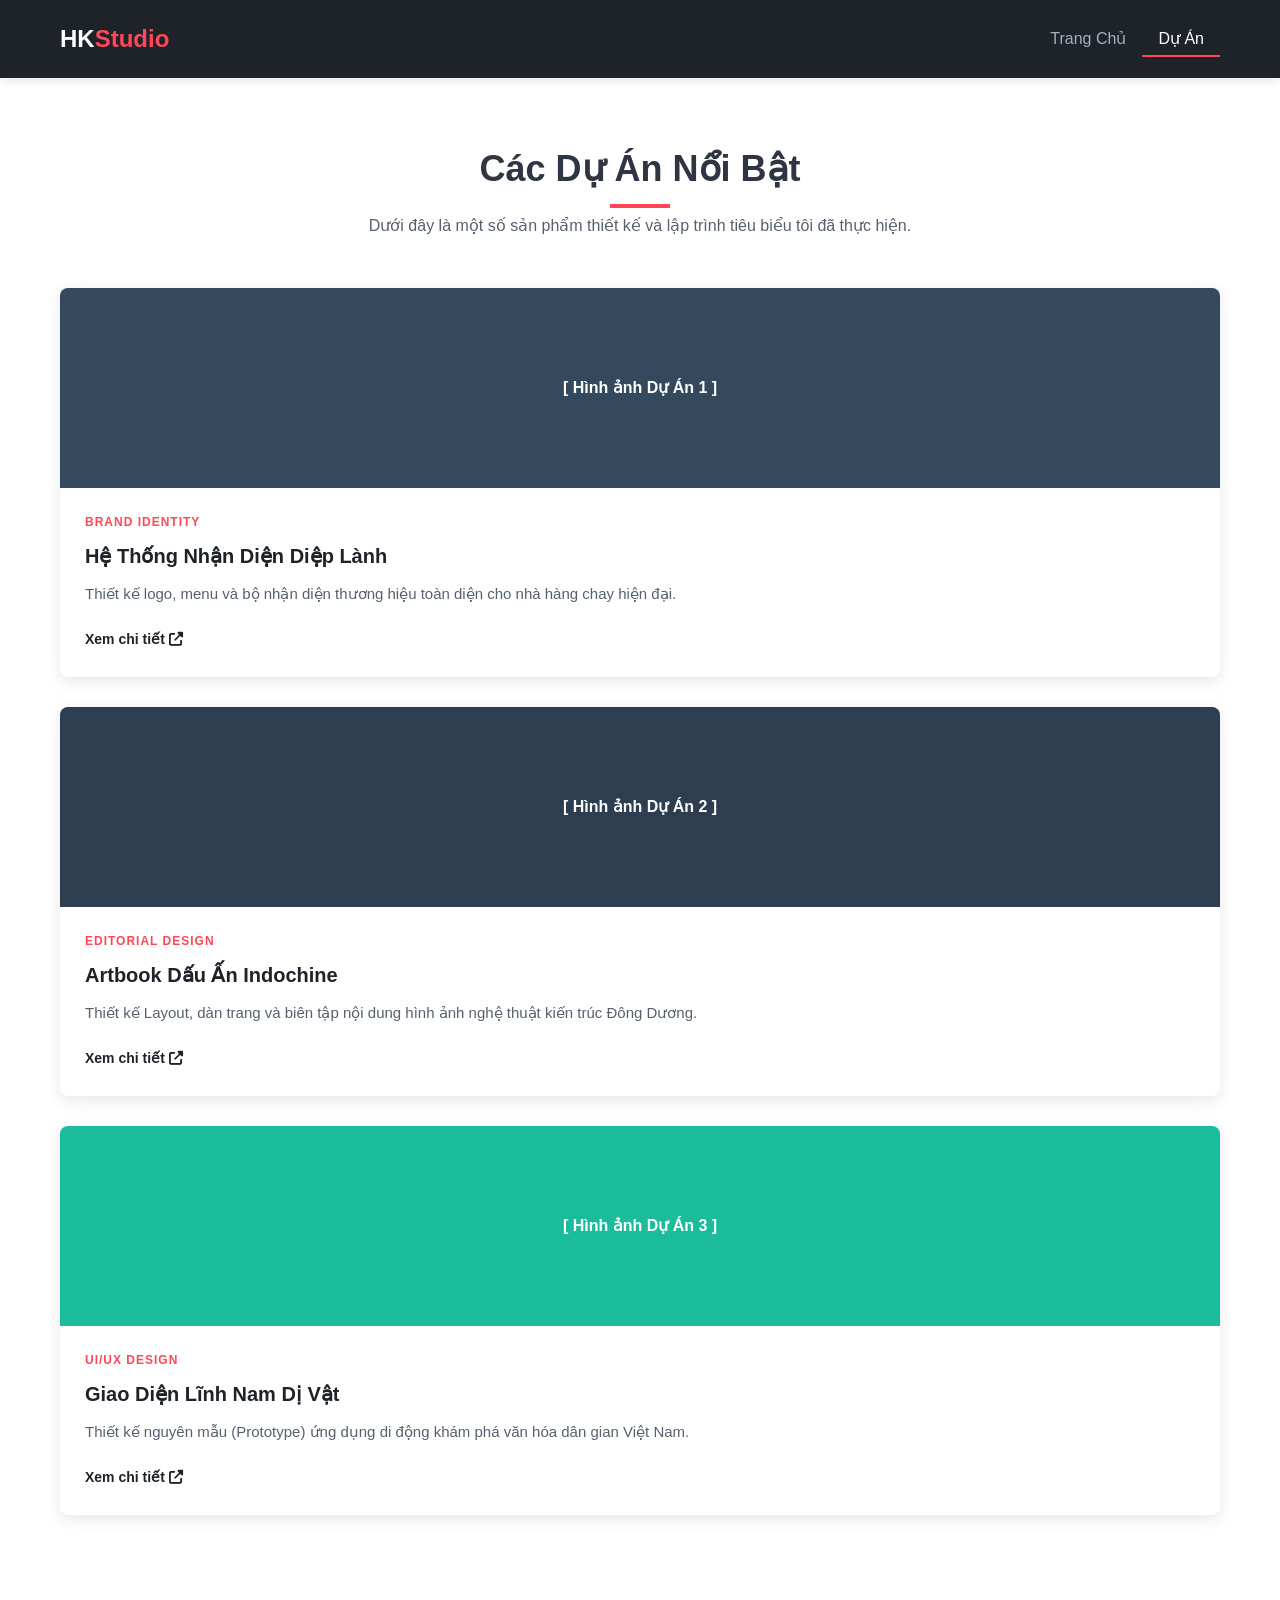
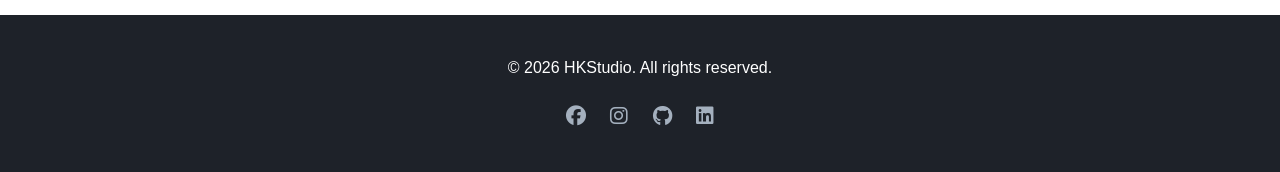
<file: projects.html>
<!DOCTYPE html>
<html lang="vi">
<head>
    <meta charset="UTF-8">
    <meta name="viewport" content="width=device-width, initial-scale=1.0">
    <title>Portfolio Cá Nhân | Dự Án</title>
    <link rel="stylesheet" href="style.css">
    <link rel="stylesheet" href="https://cdnjs.cloudflare.com/ajax/libs/font-awesome/6.4.0/css/all.min.css">
</head>
<body>

    <nav class="navbar">
        <div class="nav-container">
            <a href="index.html" class="logo">HK<span>Studio</span></a>
            <ul class="nav-links">
                <li><a href="index.html">Trang Chủ</a></li>
                <li><a href="projects.html" class="active">Dự Án</a></li>
            </ul>
            <div class="menu-toggle" id="mobile-menu">
                <span class="bar"></span>
                <span class="bar"></span>
                <span class="bar"></span>
            </div>
        </div>
    </nav>

    <section class="projects-section">
        <div class="container">
            <h1 class="section-title">Các Dự Án Nổi Bật</h1>
            <p class="section-subtitle">Dưới đây là một số sản phẩm thiết kế và lập trình tiêu biểu tôi đã thực hiện.</p>
            
            <div class="projects-grid">
                <div class="project-card">
                    <div class="project-img" style="background: #34495e; height: 200px; display:flex; align-items:center; justify-content:center; color:white; font-weight:bold;">
                        [ Hình ảnh Dự Án 1 ]
                    </div>
                    <div class="project-info">
                        <span class="project-category">Brand Identity</span>
                        <h3>Hệ Thống Nhận Diện Diệp Lành</h3>
                        <p>Thiết kế logo, menu và bộ nhận diện thương hiệu toàn diện cho nhà hàng chay hiện đại.</p>
                        <a href="#" class="project-link">Xem chi tiết <i class="fas fa-external-link-alt"></i></a>
                    </div>
                </div>

                <div class="project-card">
                    <div class="project-img" style="background: #2c3e50; height: 200px; display:flex; align-items:center; justify-content:center; color:white; font-weight:bold;">
                        [ Hình ảnh Dự Án 2 ]
                    </div>
                    <div class="project-info">
                        <span class="project-category">Editorial Design</span>
                        <h3>Artbook Dấu Ấn Indochine</h3>
                        <p>Thiết kế Layout, dàn trang và biên tập nội dung hình ảnh nghệ thuật kiến trúc Đông Dương.</p>
                        <a href="#" class="project-link">Xem chi tiết <i class="fas fa-external-link-alt"></i></a>
                    </div>
                </div>

                <div class="project-card">
                    <div class="project-img" style="background: #1abc9c; height: 200px; display:flex; align-items:center; justify-content:center; color:white; font-weight:bold;">
                        [ Hình ảnh Dự Án 3 ]
                    </div>
                    <div class="project-info">
                        <span class="project-category">UI/UX Design</span>
                        <h3>Giao Diện Lĩnh Nam Dị Vật</h3>
                        <p>Thiết kế nguyên mẫu (Prototype) ứng dụng di động khám phá văn hóa dân gian Việt Nam.</p>
                        <a href="#" class="project-link">Xem chi tiết <i class="fas fa-external-link-alt"></i></a>
                    </div>
                </div>
            </div>
        </div>
    </section>

    <footer>
        <div class="footer-content">
            <p>&copy; 2026 HKStudio. All rights reserved.</p>
            <div class="social-links">
                <a href="#"><i class="fab fa-facebook"></i></a>
                <a href="#"><i class="fab fa-instagram"></i></a>
                <a href="#"><i class="fab fa-github"></i></a>
                <a href="#"><i class="fab fa-linkedin"></i></a>
            </div>
        </div>
    </footer>

    <script src="script.js"></script>
</body>
</html>
</file>
<file: style.css>
/* --- Reset CSS & Biến Chung --- */
* {
    margin: 0;
    padding: 0;
    box-sizing: border-box;
    font-family: 'Segoe UI', Tahoma, Geneva, Verdana, sans-serif;
}

:root {
    --primary-color: #ff4757;
    --secondary-color: #2f3542;
    --dark-color: #1e2229;
    --light-color: #f1f2f6;
    --text-color: #333;
    --white: #ffffff;
    --transition: all 0.3s ease;
}

html {
    scroll-behavior: smooth;
}

body {
    background-color: var(--white);
    color: var(--text-color);
    line-height: 1.6;
}

.container {
    max-width: 1200px;
    margin: 0 auto;
    padding: 0 20px;
}

/* --- Thanh Điều Hướng (Navbar) --- */
.navbar {
    background-color: var(--dark-color);
    position: fixed;
    top: 0;
    width: 100%;
    z-index: 1000;
    box-shadow: 0 2px 10px rgba(0,0,0,0.1);
}

.nav-container {
    display: flex;
    justify-content: space-between;
    align-items: center;
    max-width: 1200px;
    margin: 0 auto;
    padding: 20px;
}

.logo {
    color: var(--white);
    font-size: 24px;
    font-weight: 700;
    text-decoration: none;
}

.logo span {
    color: var(--primary-color);
}

.nav-links {
    display: flex;
    list-style: none;
}

.nav-links a {
    color: #a4b0be;
    text-decoration: none;
    padding: 8px 16px;
    font-weight: 500;
    transition: var(--transition);
}

.nav-links a:hover, 
.nav-links a.active {
    color: var(--white);
    border-bottom: 2px solid var(--primary-color);
}

/* Menu Mobile Toggle */
.menu-toggle {
    display: none;
    cursor: pointer;
}

.bar {
    display: block;
    width: 25px;
    height: 3px;
    margin: 5px auto;
    transition: var(--transition);
    background-color: var(--white);
}

/* --- Khu Vực Hero --- */
.hero-section {
    height: 100vh;
    background: linear-gradient(rgba(30, 34, 41, 0.85), rgba(30, 34, 41, 0.95)), url('https://images.unsplash.com/photo-1618005182384-a83a8bd57fbe?q=80&w=1964&auto=format&fit=crop') no-repeat center center/cover;
    display: flex;
    align-items: center;
    justify-content: center;
    text-align: center;
    color: var(--white);
    padding: 0 20px;
}

.hero-content h1 {
    font-size: 48px;
    margin-bottom: 10px;
}

.hero-content .highlight {
    color: var(--primary-color);
}

.hero-content .subtitle {
    font-size: 24px;
    color: #ced6e0;
    margin-bottom: 20px;
    font-weight: 300;
}

.hero-content .description {
    max-width: 600px;
    margin: 0 auto 30px;
    color: #a4b0be;
}

/* Nút bấm (Buttons) */
.btn {
    display: inline-block;
    padding: 12px 28px;
    border-radius: 30px;
    text-decoration: none;
    font-weight: 600;
    margin: 10px;
    transition: var(--transition);
}

.btn-primary {
    background-color: var(--primary-color);
    color: var(--white);
}

.btn-primary:hover {
    background-color: #ff6b81;
    transform: translateY(-2px);
}

.btn-secondary {
    border: 2px solid var(--white);
    color: var(--white);
}

.btn-secondary:hover {
    background-color: var(--white);
    color: var(--dark-color);
    transform: translateY(-2px);
}

/* --- Khu Vực Về Bản Thân (About) --- */
.about-section {
    padding: 100px 0;
    background-color: var(--light-color);
}

.section-title {
    text-align: center;
    font-size: 36px;
    margin-bottom: 50px;
    position: relative;
    color: var(--secondary-color);
}

.section-title::after {
    content: '';
    width: 60px;
    height: 4px;
    background-color: var(--primary-color);
    position: absolute;
    bottom: -10px;
    left: 50%;
    transform: translateX(-50%);
}

.about-grid {
    background: var(--white);
    padding: 40px;
    border-radius: 10px;
    box-shadow: 0 5px 15px rgba(0,0,0,0.05);
}

.about-text h3 {
    margin-bottom: 15px;
    color: var(--dark-color);
}

.about-text p {
    margin-bottom: 30px;
    color: #57606f;
}

.skills-container h3 {
    font-size: 18px;
    margin-bottom: 15px;
}

.skills-list {
    display: flex;
    flex-wrap: wrap;
    gap: 10px;
}

.skill-badge {
    background-color: var(--light-color);
    color: var(--secondary-color);
    padding: 8px 16px;
    border-radius: 20px;
    font-size: 14px;
    font-weight: 500;
}

/* --- Khu Vực Danh Sách Dự Án (Projects.html) --- */
.projects-section {
    padding: 140px 0 100px;
}

.section-subtitle {
    text-align: center;
    color: #57606f;
    margin-top: -35px;
    margin-bottom: 50px;
}

.projects-grid {
    display: grid;
    grid-template-columns: repeat(auto-fit, minmax(300px, 1max));
    gap: 30px;
}

.project-card {
    background: var(--white);
    border-radius: 8px;
    overflow: hidden;
    box-shadow: 0 4px 15px rgba(0,0,0,0.1);
    transition: var(--transition);
}

.project-card:hover {
    transform: translateY(-5px);
    box-shadow: 0 8px 25px rgba(0,0,0,0.15);
}

.project-info {
    padding: 25px;
}

.project-category {
    font-size: 12px;
    text-transform: uppercase;
    color: var(--primary-color);
    font-weight: 700;
    letter-spacing: 1px;
    display: block;
    margin-bottom: 8px;
}

.project-info h3 {
    font-size: 20px;
    margin-bottom: 10px;
    color: var(--dark-color);
}

.project-info p {
    color: #57606f;
    font-size: 15px;
    margin-bottom: 20px;
}

.project-link {
    text-decoration: none;
    color: var(--dark-color);
    font-weight: 600;
    font-size: 14px;
    transition: var(--transition);
}

.project-link:hover {
    color: var(--primary-color);
}

/* --- Chân Trang (Footer) --- */
footer {
    background-color: var(--dark-color);
    color: var(--white);
    padding: 40px 20px;
    text-align: center;
}

.footer-content {
    max-width: 1200px;
    margin: 0 auto;
    display: flex;
    flex-direction: column;
    align-items: center;
    gap: 20px;
}

.social-links a {
    color: #a4b0be;
    font-size: 20px;
    margin: 0 10px;
    transition: var(--transition);
}

.social-links a:hover {
    color: var(--primary-color);
}

/* --- Responsive (Mobile / Tablet) --- */
@media (max-width: 768px) {
    .menu-toggle {
        display: block;
    }

    .menu-toggle.is-active .bar:nth-child(2) { opacity: 0; }
    .menu-toggle.is-active .bar:nth-child(1) { transform: translateY(8px) rotate(45deg); }
    .menu-toggle.is-active .bar:nth-child(3) { transform: translateY(-8px) rotate(-45deg); }

    .nav-links {
        position: absolute;
        top: 72px;
        left: -100%;
        flex-direction: column;
        background-color: var(--dark-color);
        width: 100%;
        text-align: center;
        transition: 0.3s;
        box-shadow: 0 10px 10px rgba(0,0,0,0.1);
    }

    .nav-links.active {
        left: 0;
    }

    .nav-links li {
        padding: 15px 0;
    }

    .hero-content h1 {
        font-size: 32px;
    }

    .hero-content .subtitle {
        font-size: 18px;
    }
}
/* --- HIỆU ỨNG HOVER POP-UP BỔ SUNG --- */

/* Hover cho các thẻ kỹ năng (Skill Badges) */
.skill-badge {
    transition: var(--transition);
    cursor: default;
    display: inline-block;
}
.skill-badge:hover {
    background-color: var(--primary-color);
    color: var(--white);
    transform: translateY(-5px) scale(1.05); /* Pop-up lên và phóng to nhẹ */
    box-shadow: 0 5px 15px rgba(255, 71, 87, 0.3); /* Đổ bóng phát sáng màu chủ đạo */
}

/* Hover cho các mốc thời gian (Timeline Items) */
.timeline-item {
    padding: 20px; 
    background: var(--light-color); 
    border-left: 4px solid var(--primary-color); 
    margin-bottom: 20px; 
    border-radius: 0 8px 8px 0;
    transition: var(--transition);
    cursor: pointer;
}
.timeline-item:nth-child(even) {
    border-left-color: var(--secondary-color);
}
.timeline-item:hover {
    transform: translateX(10px) scale(1.01); /* Pop-out nhẹ sang phải và phóng to */
    background: var(--white);
    box-shadow: 0 10px 25px rgba(0, 0, 0, 0.08); /* Đổ bóng nổi hẳn lên bề mặt */
}

/* Hiệu ứng nổi bật cho khung nhập liệu (Form Inputs) khi nhấn vào */
.form-group input, .form-group textarea {
    transition: var(--transition);
}
.form-group input:focus, .form-group textarea:focus {
    border-color: var(--primary-color) !important;
    box-shadow: 0 0 10px rgba(255, 71, 87, 0.15);
    transform: translateY(-2px); /* Nhấc nhẹ khung nhập liệu lên khi gõ */
}
</file>
